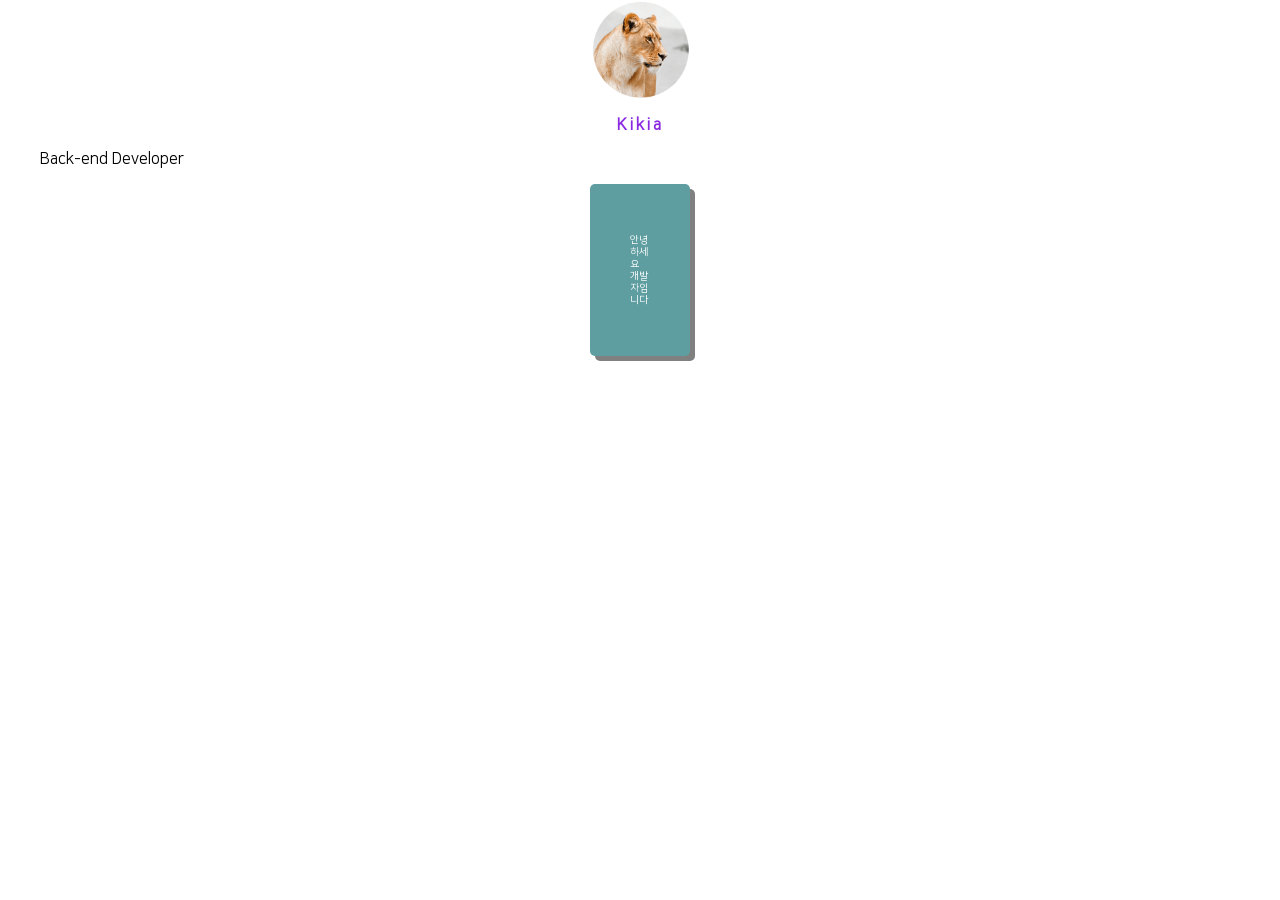
<file: index.html>
<!DOCTYPE html>
<html>

<head>
    <meta charset="UTF-8">
    <title>Document</title>
    <link href="css/main.css" rel="stylesheet">
</head>

<body>
    <img src="lion.png" class="profile">
    <h3 class="title">Kikia</h3>
    <p class="content">Back-end Developer</p>
    <div class="box">
        <p>안녕하세요 개발자입니다</p>
    </div>

    <!--    <p class="content">안녕하세요? 백엔드 개발자가 되고 싶은 Kikia입니다.<br>국비지원 학원에서 6개월 간 <strong style="background-color: antiquewhite">자바, JSP, 스프링</strong>을 공부했습니다.<br>앞으로는 <strong style="background-color: azure">node.js</strong> 등의 다양한 프레임워크를 배우고 싶습니다.</p>-->
</body>

</html>
</file>
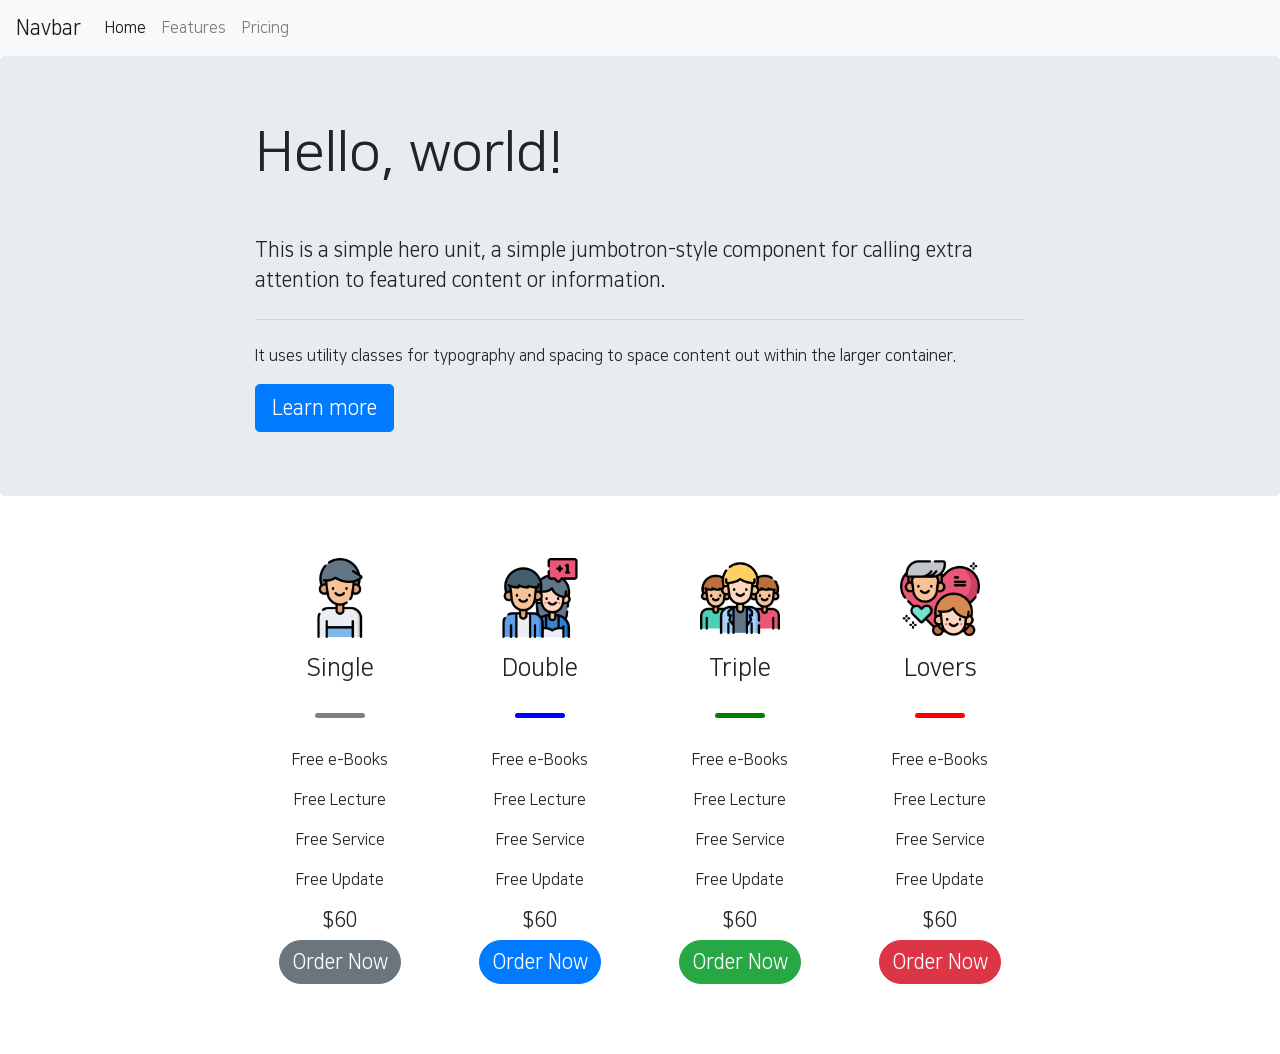
<file: boot.html>
<!doctype html>
<html lang="en">

<head>
    <!-- Required meta tags -->
    <meta charset="utf-8">
    <meta name="viewport" content="width=device-width, initial-scale=1, shrink-to-fit=no">

    <!-- Bootstrap CSS -->
    <link rel="stylesheet" href="https://stackpath.bootstrapcdn.com/bootstrap/4.3.1/css/bootstrap.min.css" integrity="sha384-ggOyR0iXCbMQv3Xipma34MD+dH/1fQ784/j6cY/iJTQUOhcWr7x9JvoRxT2MZw1T" crossorigin="anonymous">

    <link href="css/main.css" rel="stylesheet">

    <title>Hello, world!</title>
</head>

<body>

    <nav class="navbar navbar-expand-lg navbar-light bg-light">
        <a class="navbar-brand" href="#">Navbar</a>
        <button class="navbar-toggler" type="button" data-toggle="collapse" data-target="#navbarNav" aria-controls="navbarNav" aria-expanded="false" aria-label="Toggle navigation">
            <span class="navbar-toggler-icon"></span>
        </button>
        <div class="collapse navbar-collapse" id="navbarNav">
            <ul class="navbar-nav">
                <li class="nav-item active">
                    <a class="nav-link" href="#">Home <span class="sr-only">(current)</span></a>
                </li>
                <li class="nav-item">
                    <a class="nav-link" href="#">Features</a>
                </li>
                <li class="nav-item">
                    <a class="nav-link" href="#">Pricing</a>
                </li>
            </ul>
        </div>
    </nav>

    <div class="jumbotron">
        <div class="container">
            <h1 class="display-4">Hello, world!</h1>
            <p class="lead mt-5">This is a simple hero unit, a simple jumbotron-style component for calling extra attention to featured content or information.</p>
            <hr class="my-4">
            <p>It uses utility classes for typography and spacing to space content out within the larger container.</p>
            <a class="btn btn-primary btn-lg" href="#" role="button">Learn more</a>
        </div>
    </div>

    <div class="container text-center pricing">
        <div class="row">
            <div class="col-lg-3 col-md-6" style="margin-bottom: 40px;">
                <img src="img/person.png">
                <h4 class="mt-3">Single</h4>
                <div class="bar-1"></div>
                <p>Free e-Books</p>
                <p>Free Lecture</p>
                <p>Free Service</p>
                <p>Free Update</p>
                <h5>$60</h5>
                <button type="button" class="btn btn-secondary" style="border-radius: 50px; font-size: 20px;">Order Now</button>
            </div>
            <div class="col-lg-3 col-md-6" style="margin-bottom: 40px;">
                <img src="img/person2.png">
                <h4 class="mt-3">Double</h4>
                <div class="bar-2"></div>
                <p>Free e-Books</p>
                <p>Free Lecture</p>
                <p>Free Service</p>
                <p>Free Update</p>
                <h5>$60</h5>
                <button type="button" class="btn btn-primary" style="border-radius: 50px; font-size: 20px;">Order Now</button>
            </div>
            <div class="col-lg-3 col-md-6" style="margin-bottom: 40px;">
                <img src="img/person3.png">
                <h4 class="mt-3">Triple</h4>
                <div class="bar-3"></div>
                <p>Free e-Books</p>
                <p>Free Lecture</p>
                <p>Free Service</p>
                <p>Free Update</p>
                <h5>$60</h5>
                <button type="button" class="btn btn-success" style="border-radius: 50px; font-size: 20px;">Order Now</button>
            </div>
            <div class="col-lg-3 col-md-6" style="margin-bottom: 40px;">
                <img src="img/person4.png">
                <h4 class="mt-3">Lovers</h4>
                <div class="bar-4"></div>
                <p>Free e-Books</p>
                <p>Free Lecture</p>
                <p>Free Service</p>
                <p>Free Update</p>
                <h5>$60</h5>
                <button type="button" class="btn btn-danger" style="border-radius: 50px; font-size: 20px;">Order Now</button>
            </div>

        </div>
    </div>






    <!-- Optional JavaScript -->
    <!-- jQuery first, then Popper.js, then Bootstrap JS -->
    <script src="https://code.jquery.com/jquery-3.3.1.slim.min.js" integrity="sha384-q8i/X+965DzO0rT7abK41JStQIAqVgRVzpbzo5smXKp4YfRvH+8abtTE1Pi6jizo" crossorigin="anonymous"></script>
    <script src="https://cdnjs.cloudflare.com/ajax/libs/popper.js/1.14.7/umd/popper.min.js" integrity="sha384-UO2eT0CpHqdSJQ6hJty5KVphtPhzWj9WO1clHTMGa3JDZwrnQq4sF86dIHNDz0W1" crossorigin="anonymous"></script>
    <script src="https://stackpath.bootstrapcdn.com/bootstrap/4.3.1/js/bootstrap.min.js" integrity="sha384-JjSmVgyd0p3pXB1rRibZUAYoIIy6OrQ6VrjIEaFf/nJGzIxFDsf4x0xIM+B07jRM" crossorigin="anonymous"></script>
</body>

</html>
</file>
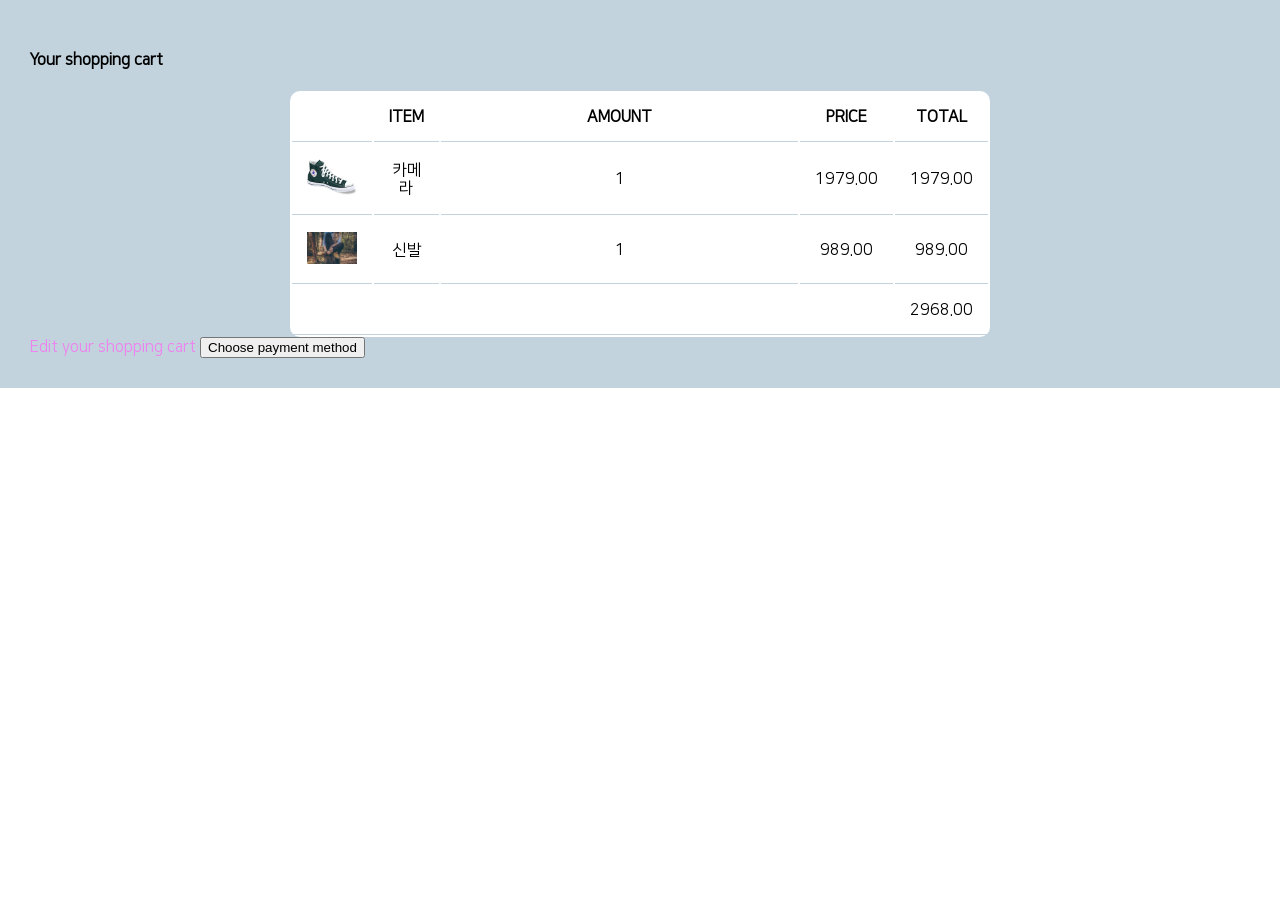
<file: cart.html>
<!DOCTYPE html>
<html>
    <head>
    <meta charset="UTF-8">
    <title>Document</title>
    <link href="css/main.css" rel="stylesheet">
</head>
<body>
 <div class="cart-background">
    <h4>Your shopping cart</h4> 
        <table class="cart-table">
            <thead>
                <tr>
                    <th></th>
                    <th>ITEM</th>
                    <th>AMOUNT</th>
                    <th>PRICE</th>
                    <th>TOTAL</th>
                </tr>
            </thead>
            <tbody>
                <tr>
                    <td><img src="img/item1.png"
                             width="50px"></td>
                    <td>카메라</td>
                    <td>1</td>
                    <td>1979.00</td>
                    <td>1979.00</td>
                </tr>
                <tr>
                    <td><img src="img/shoes.jpg" width="50px"></td>
                    <td>신발</td>
                    <td>1</td>
                    <td>989.00</td>
                    <td>989.00</td>
                </tr>
                <tr >
                    <td colspan="5" style="text-align: right">2968.00</td>
                </tr>
            </tbody>
        </table>
    
    <a href="#" class="custom-link">Edit your shopping cart</a>
    <button class="btn">Choose payment method</button>

</div>
</body></html>
</file>
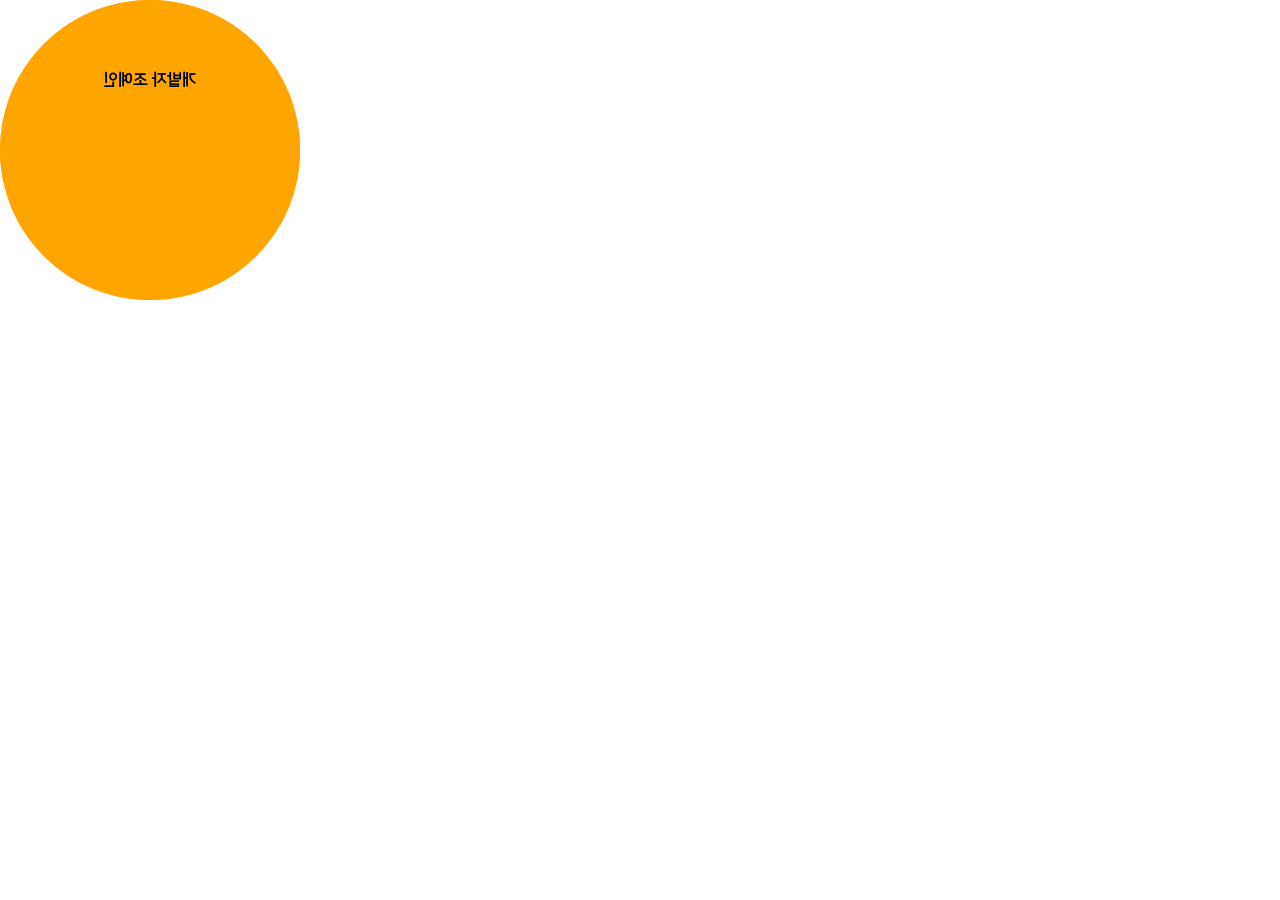
<file: index2.html>
<!DOCTYPE html>
<html lang="en">

<head>
    <meta charset="UTF-8">
    <title>Document</title>
    <link href="css/main.css" rel="stylesheet">
</head>

<body>

    <div class="flip-outer">
        <div class="flip-inner">
            <img src="img/profile.png" class="front">
            <div class="back">
                <h4>개발자 조예인</h4>
            </div>
        </div>
    </div>

</body>

</html>
</file>
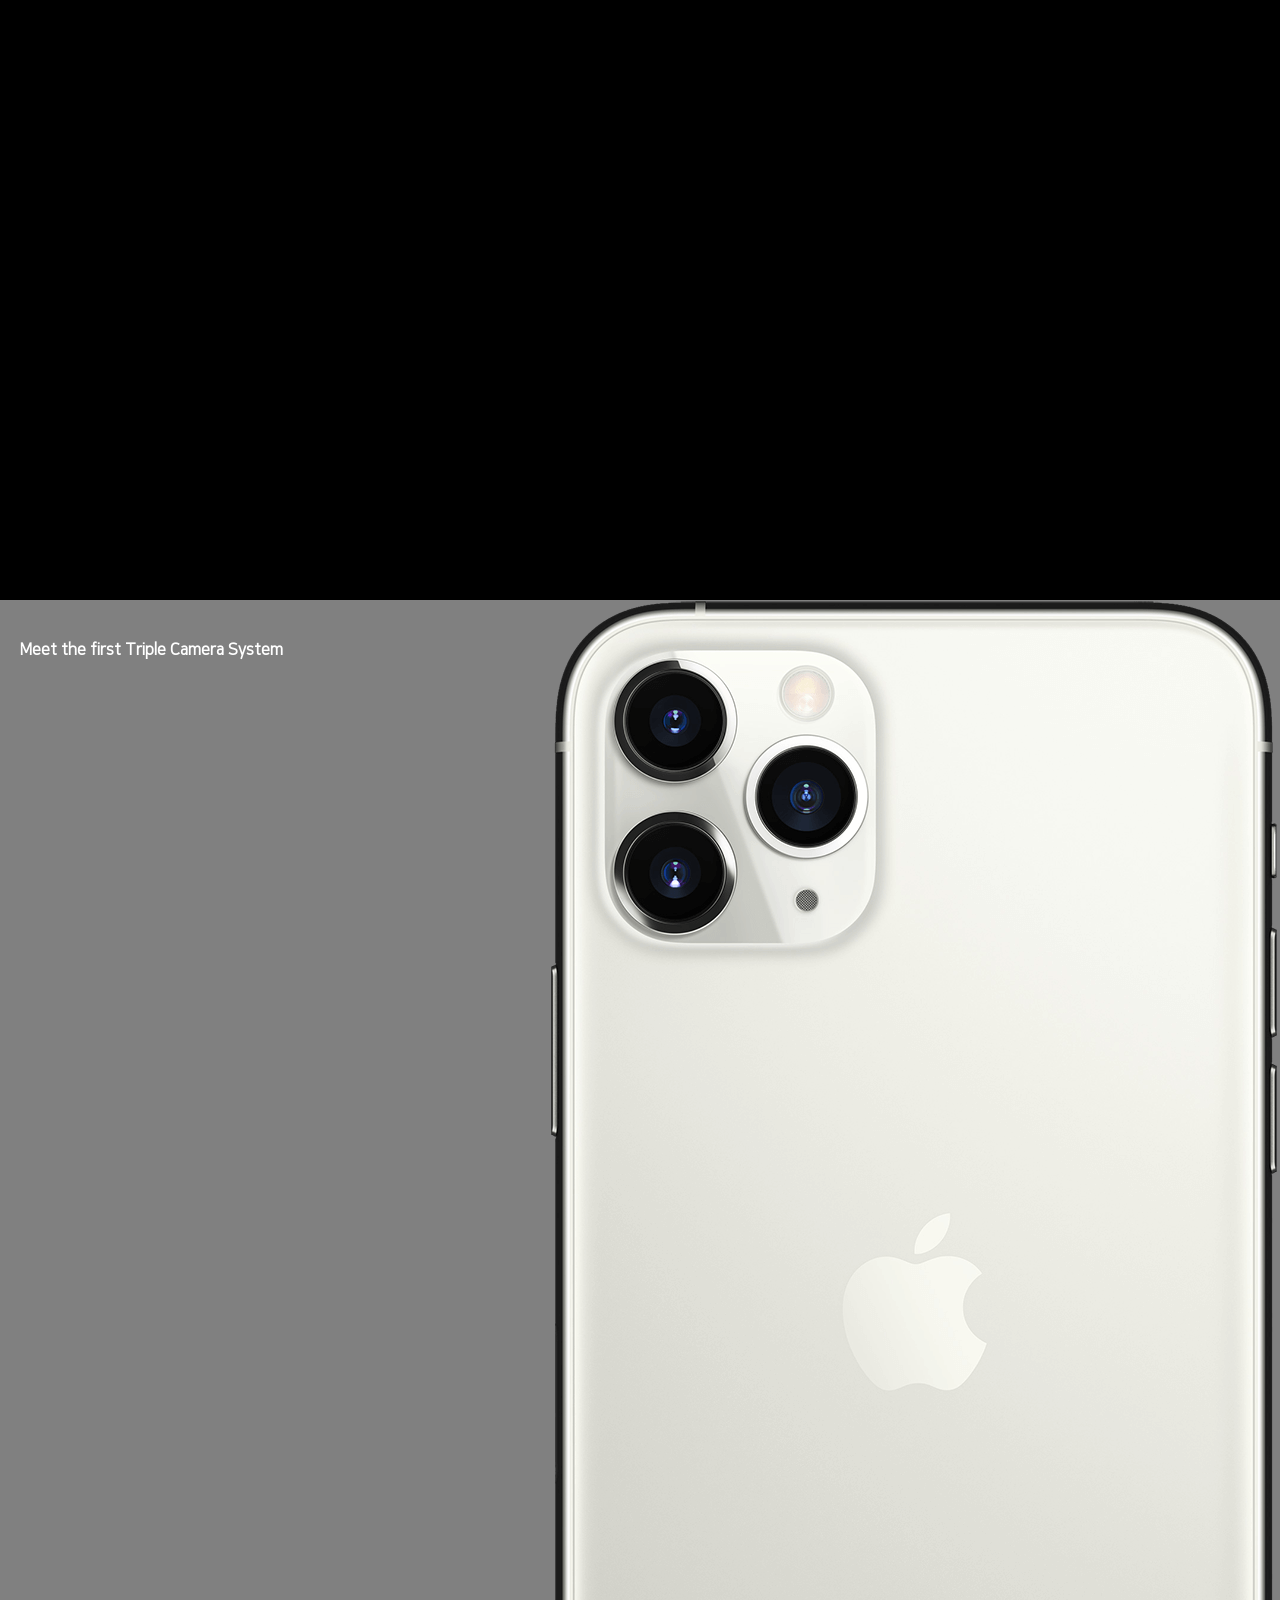
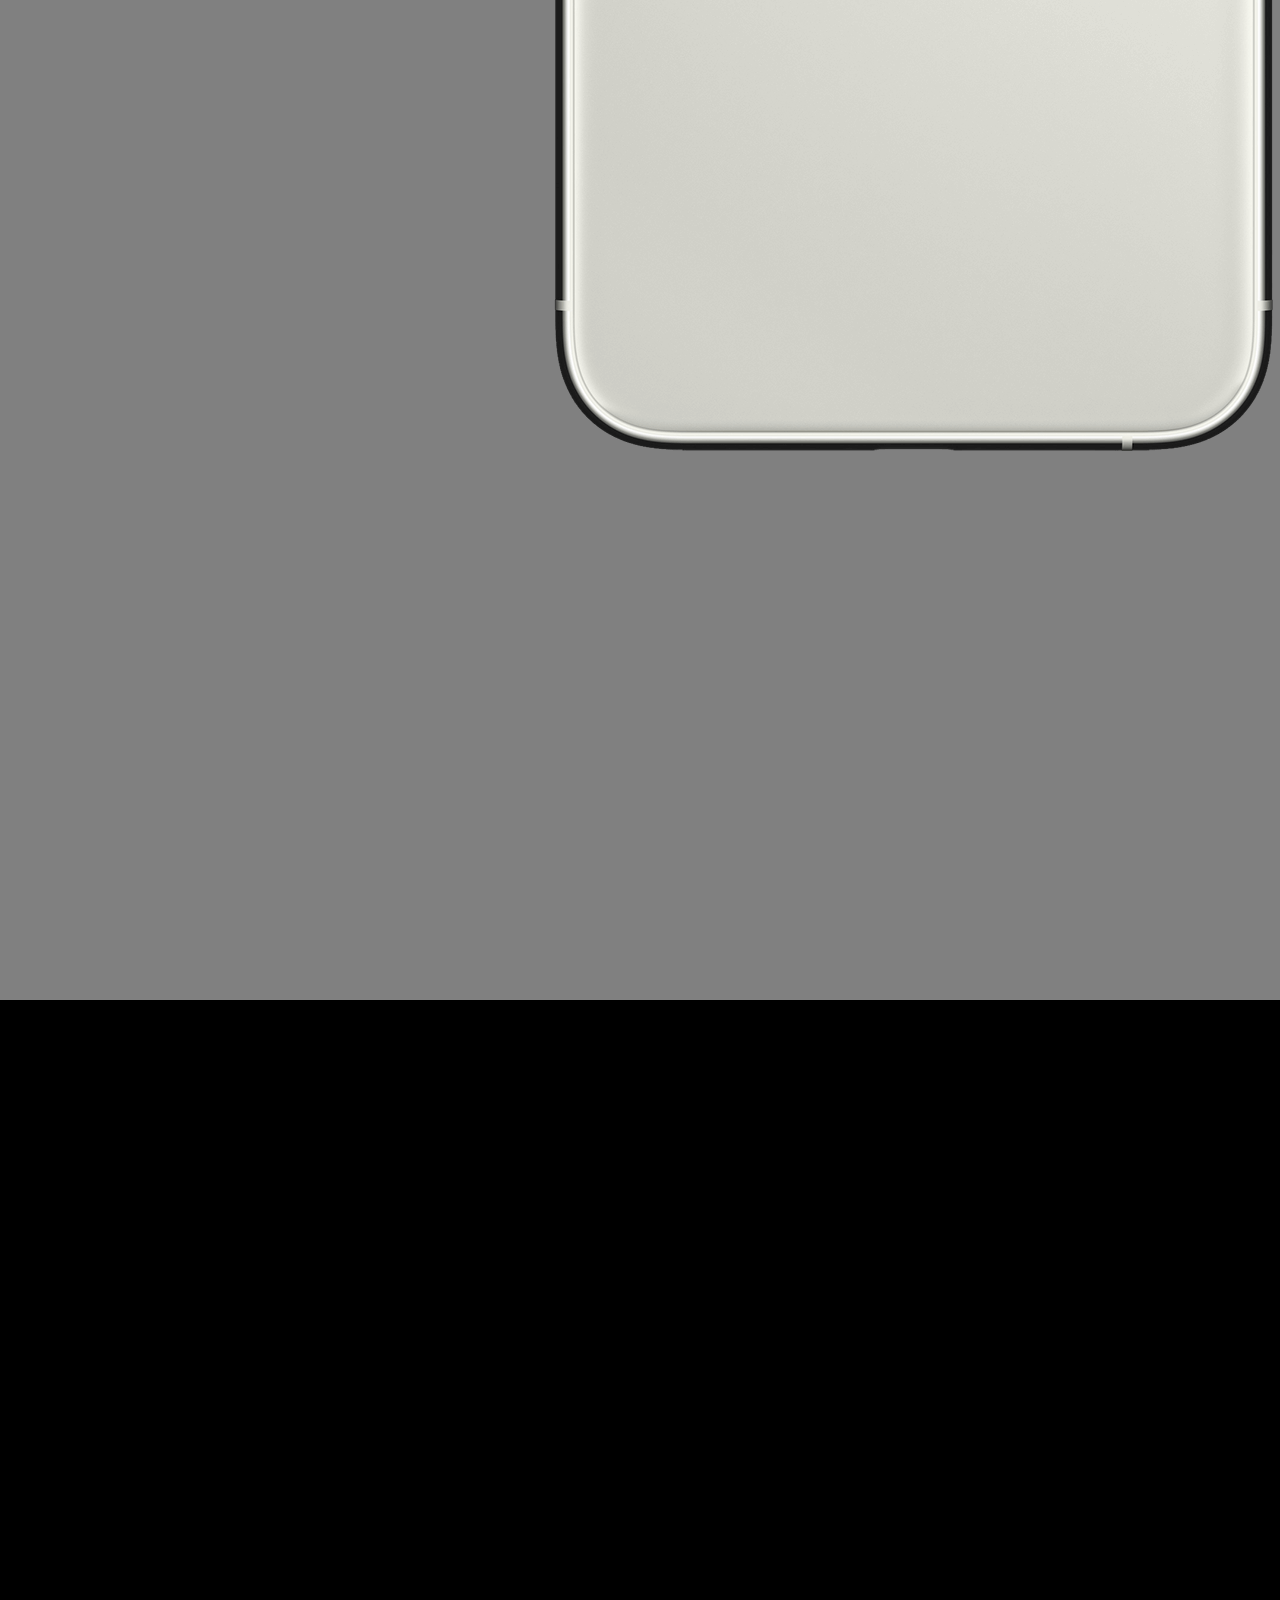
<file: iphone.html>
<!DOCTYPE html>
<html>
<head>
    <meta charset="UTF-8">
    <title>Document</title>
    <link href="css/main.css" rel="stylesheet">
</head>
<body style="background-color:black;">
    <div class="grey">
        <h4 class="left-text">Meet the first Triple Camera System</h4>
        <img class="sticky" src="img/iphone1.png">
    </div>
</body>
</html>
</file>
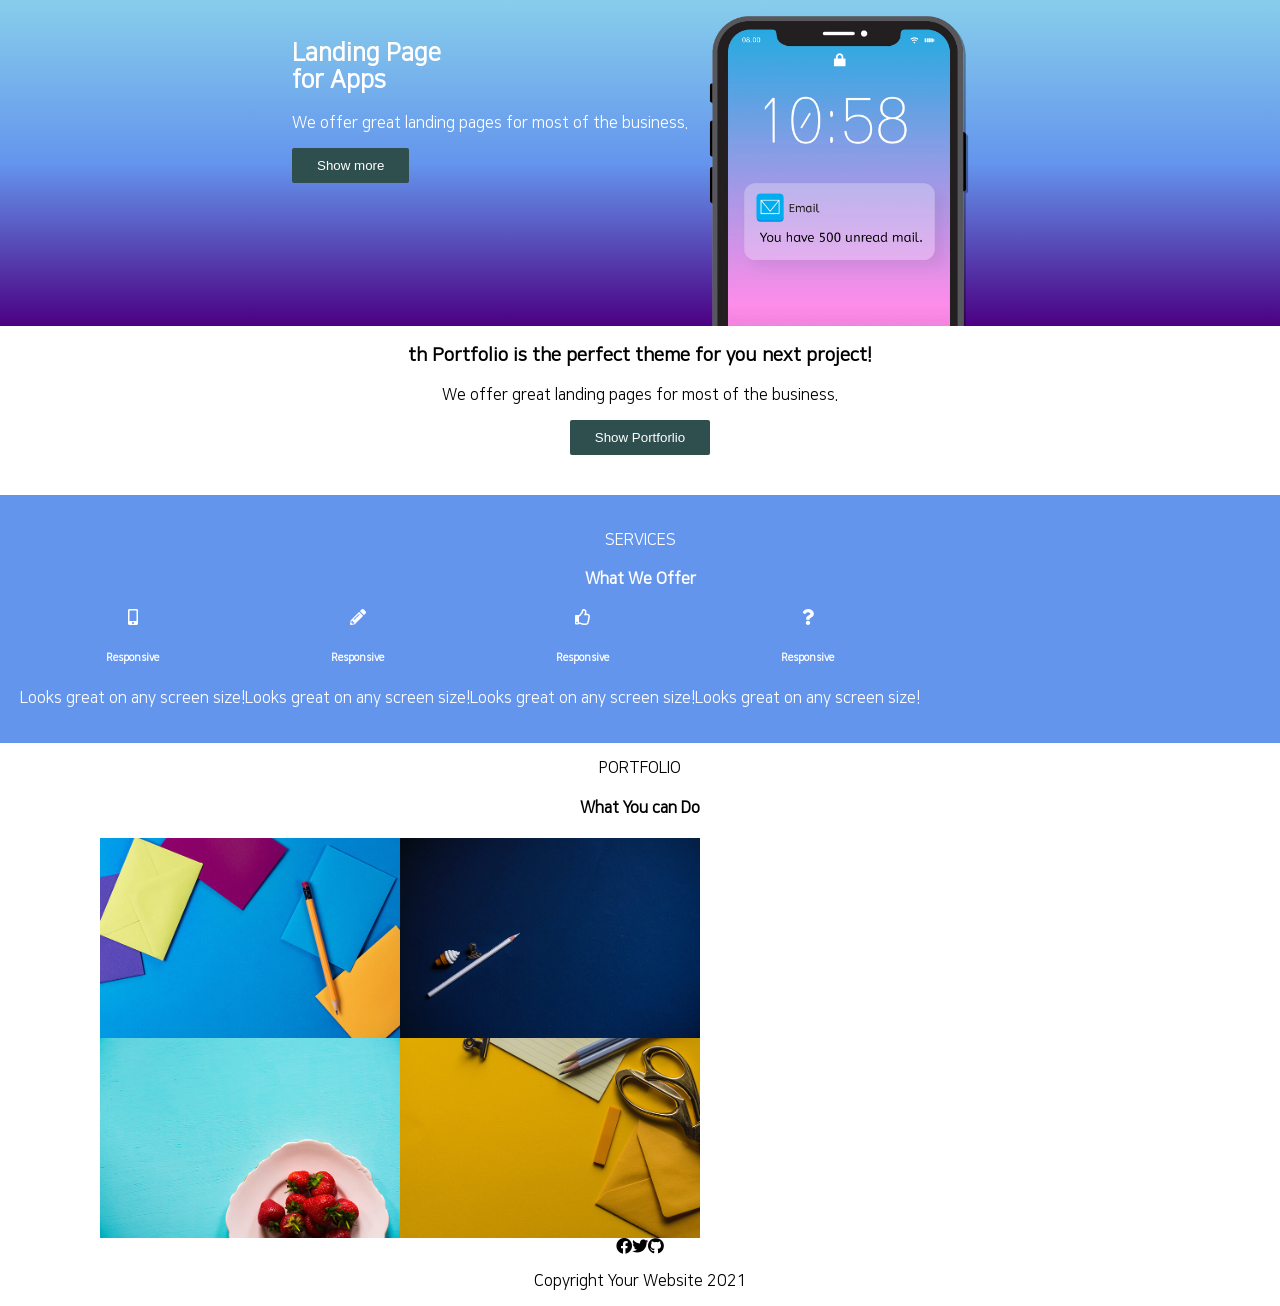
<file: landing.html>
<!DOCTYPE html>
<html>

<head>
    <meta charset="UTF-8">
    <title>Document</title>
    <link href="css/landing.css" rel="stylesheet">
    <link href="fa/css/all.css" rel="stylesheet">
</head>

<body>
    <div class="main-background">
        <div class="main-left">
            <h2>Landing Page <br> for Apps</h2>
            <p>We offer great landing pages for most of the business.</p>
            <button>Show more</button>
        </div>
        <img src="img/iphone.png" class="main-right">
    </div>

    <div style="text-align: center">
        <h3>th Portfolio is the perfect theme for you next project!</h3>
        <p>We offer great landing pages for most of the business.</p>
        <button>Show Portforlio</button>
    </div>

    <div class="offer-background">
        <p>SERVICES</p>
        <h4>What We Offer</h4>
        <div class="offer-item">
            <div>
                <!--            <div class="circle">-->
                <i class="fas fa-mobile-alt"></i>
                <h6>Responsive</h6>
                <p>Looks great on any screen size!</p>
            </div>
            <div>
                <i class="fas fa-pencil-alt"></i>
                <h6>Responsive</h6>
                <p>Looks great on any screen size!</p>
            </div>
            <div>
                <i class="far fa-thumbs-up"></i>
                <h6>Responsive</h6>
                <p>Looks great on any screen size!</p>
            </div>
            <div>
                <i class="fas fa-question"></i>
                <h6>Responsive</h6>
                <p>Looks great on any screen size!</p>
            </div>
        </div>
    </div>

    <div class="portfolio-background">
        <p>PORTFOLIO</p>
        <h4>What You can Do</h4>
        <div class="flex-container">
            <div class="box">
                <img src="img/portfolio-1.jpg" class="box-img">
            </div>
            <div class="box">
                <img src="img/portfolio-2.jpg" class="box-img">
            </div>
            <div class="box">
                <img src="img/portfolio-3.jpg" class="box-img">
            </div>
            <div class="box">
                <img src="img/portfolio-4.jpg" class="box-img">
            </div>
            <div style="clear : both"></div>
        </div>
    </div>

    <div class="sns-flex">
        <div>
            <i class="fab fa-facebook"></i>
        </div>
        <div>
            <i class="fab fa-twitter"></i>
        </div>
        <div>
            <i class="fab fa-github"></i>
        </div>
    </div>
    <p style="text-align: center">Copyright Your Website 2021</p>


</body>

</html>
</file>
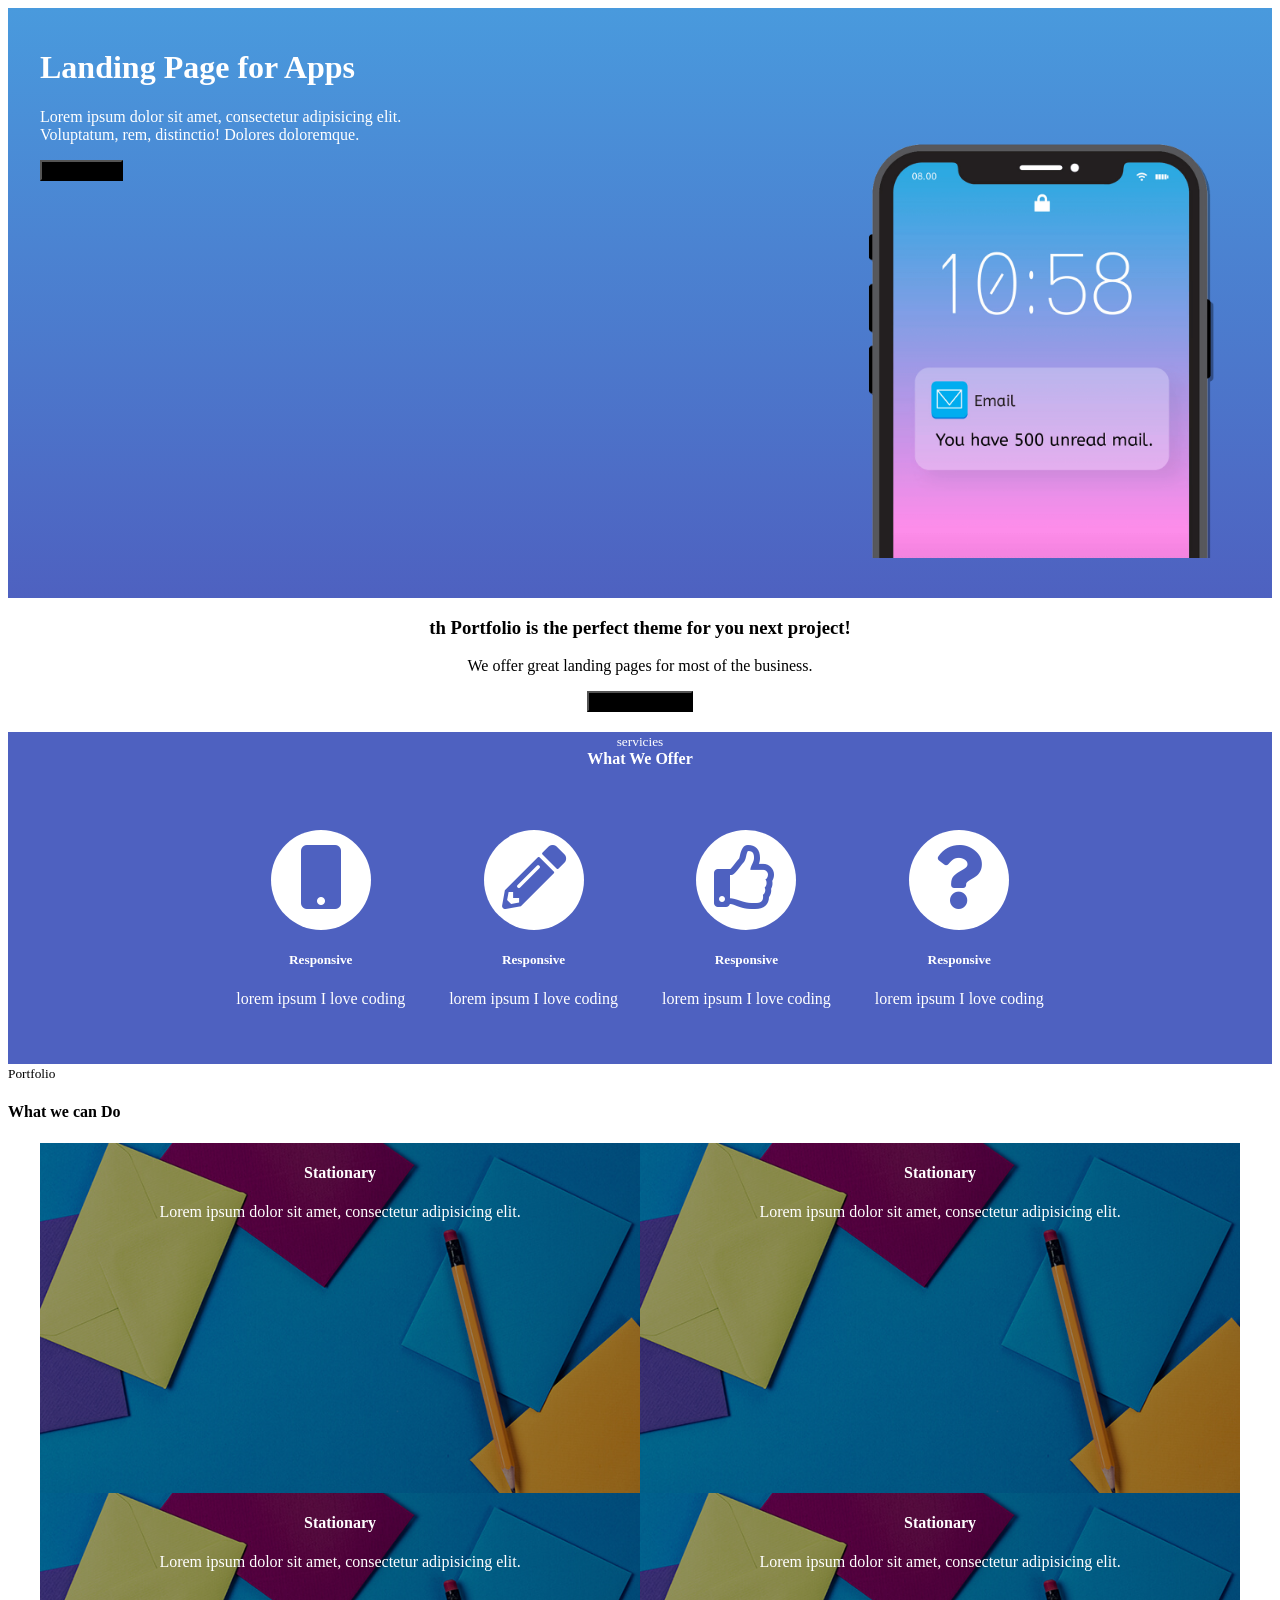
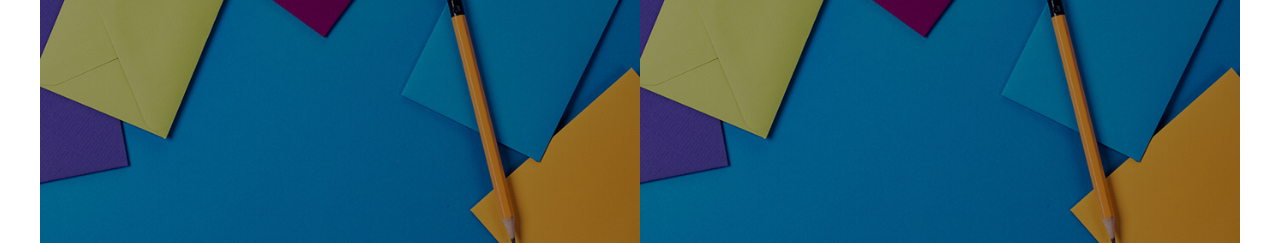
<file: landingSol.html>
<!DOCTYPE html>
<html>

<head>
    <meta charset="UTF-8">
    <title>Document</title>
    <link href="css/landingSol.css" rel="stylesheet">
    <link href="fa/css/all.css" rel="stylesheet">
</head>

<body>

    <div class="main-background">
        <div class="container">
            <div class="main-text">
                <h1>Landing Page for Apps</h1>
                <p>Lorem ipsum dolor sit amet, consectetur adipisicing elit. <br>Voluptatum, rem, distinctio! Dolores doloremque.</p>
                <button class="btn btn-black">Show More</button>
            </div>
            <img src="img/iphone.png" class="main-iphone">
        </div>
    </div>

    <div style="text-align: center">
        <h3>th Portfolio is the perfect theme for you next project!</h3>
        <p>We offer great landing pages for most of the business.</p>
        <button class="btn btn-black">Show Portforlio</button>
    </div>

    <div class="service">
        <div class="container">
            <small>servicies</small>
            <h4 style="margin-top: 0;">What We Offer</h4>
            <div class="service-items">
                <div>
                    <i class="fa fa-mobile fa-4x service-icon"></i>
                    <h5>Responsive</h5>
                    <p>lorem ipsum I love coding</p>
                </div>
                <div>
                    <i class="fas fa-pencil-alt fa-4x service-icon"></i>
                    <h5>Responsive</h5>
                    <p>lorem ipsum I love coding</p>
                </div>
                <div>
                    <i class="far fa-thumbs-up fa-4x service-icon"></i>
                    <h5>Responsive</h5>
                    <p>lorem ipsum I love coding</p>
                </div>
                <div><i class="fas fa-question fa-4x service-icon"></i>
                    <h5>Responsive</h5>
                    <p>lorem ipsum I love coding</p>
                </div>
            </div>
        </div>
    </div>

    <div class="profolio">
        <small>Portfolio</small>
        <h4>What we can Do</h4>
        <div class="portfolio-container">
            <div class="portfolio-item1">
                <div class="white-box"></div>
                <div class="portfolio-text">
                    <h4>Stationary</h4>
                    <p>Lorem ipsum dolor sit amet, consectetur adipisicing elit.</p>
                </div>
            </div>            
            <div class="portfolio-item1">
                <div class="portfolio-text">
                    <h4>Stationary</h4>
                    <p>Lorem ipsum dolor sit amet, consectetur adipisicing elit.</p>
                </div>
            </div>            <div class="portfolio-item1">
                <div class="portfolio-text">
                    <h4>Stationary</h4>
                    <p>Lorem ipsum dolor sit amet, consectetur adipisicing elit.</p>
                </div>
            </div>            <div class="portfolio-item1">
                <div class="portfolio-text">
                    <h4>Stationary</h4>
                    <p>Lorem ipsum dolor sit amet, consectetur adipisicing elit.</p>
                </div>
            </div>

        </div>
    </div>

</body>

</html>
</file>
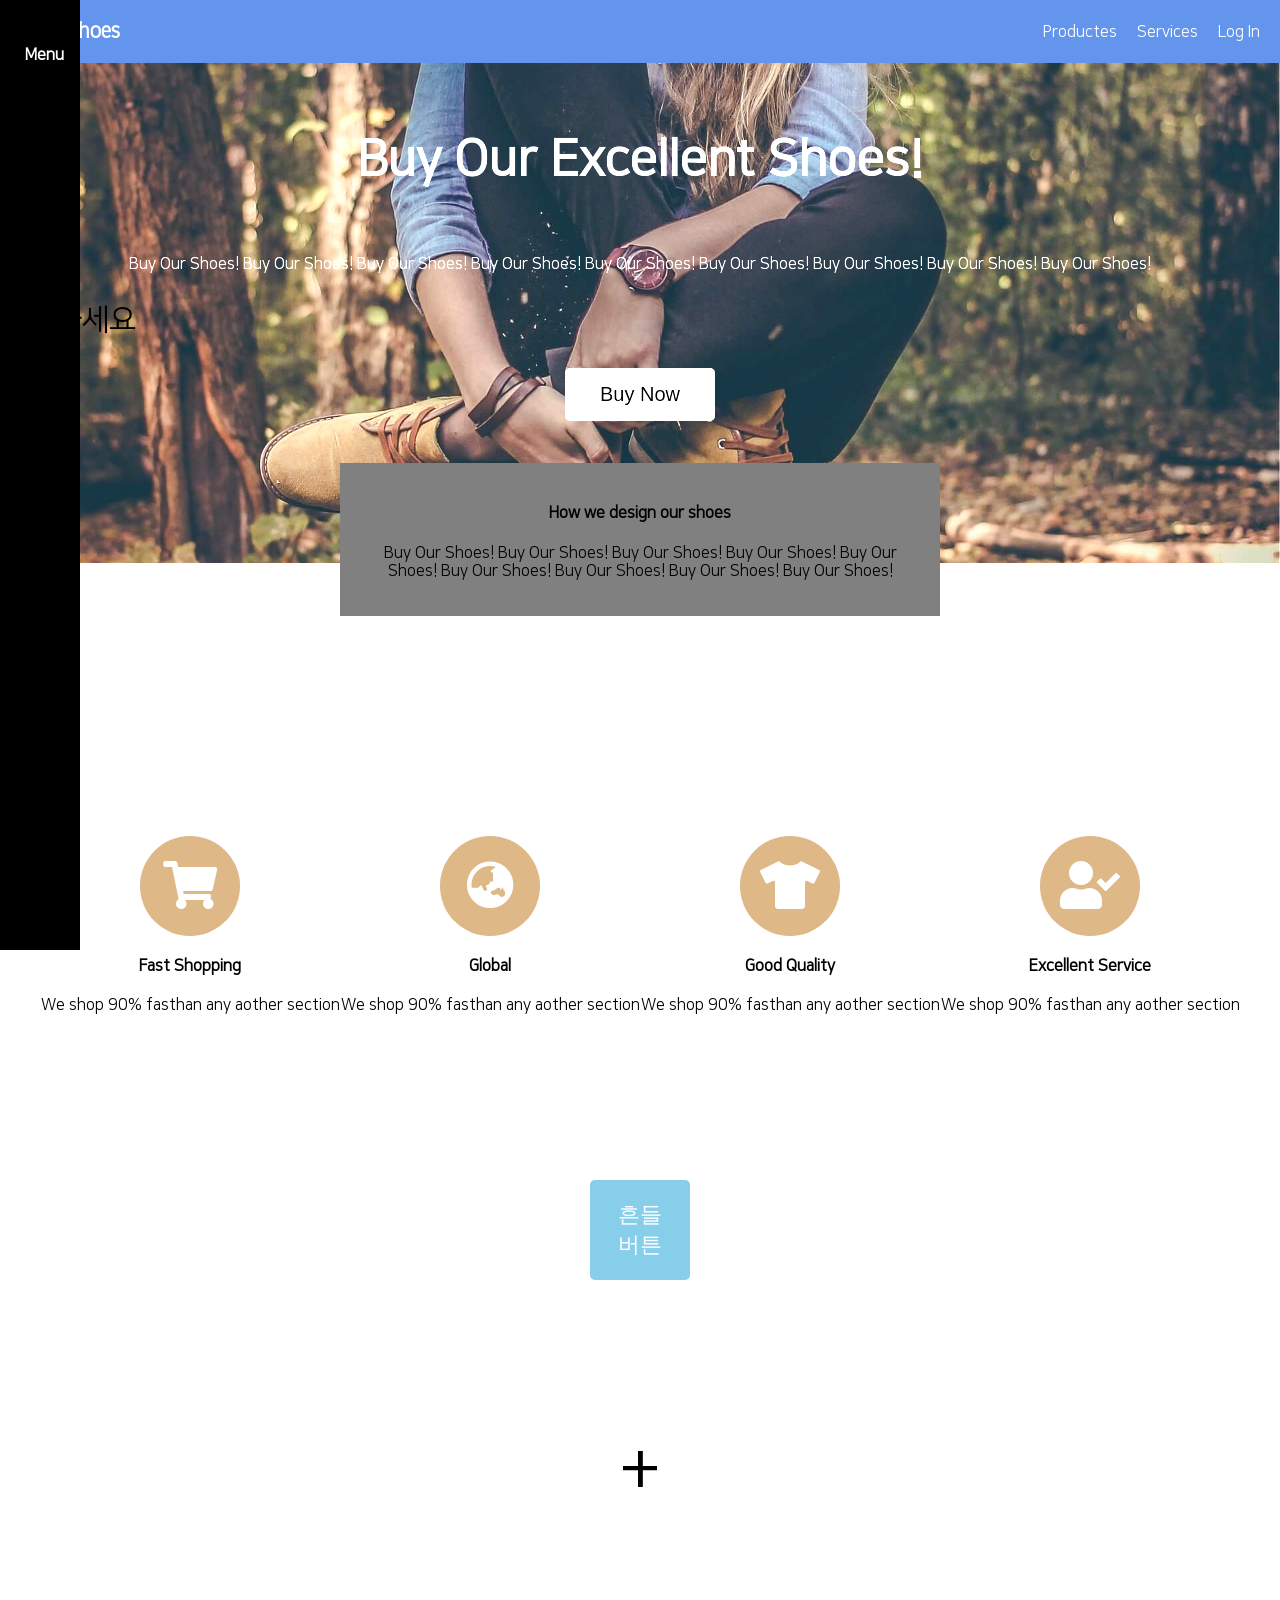
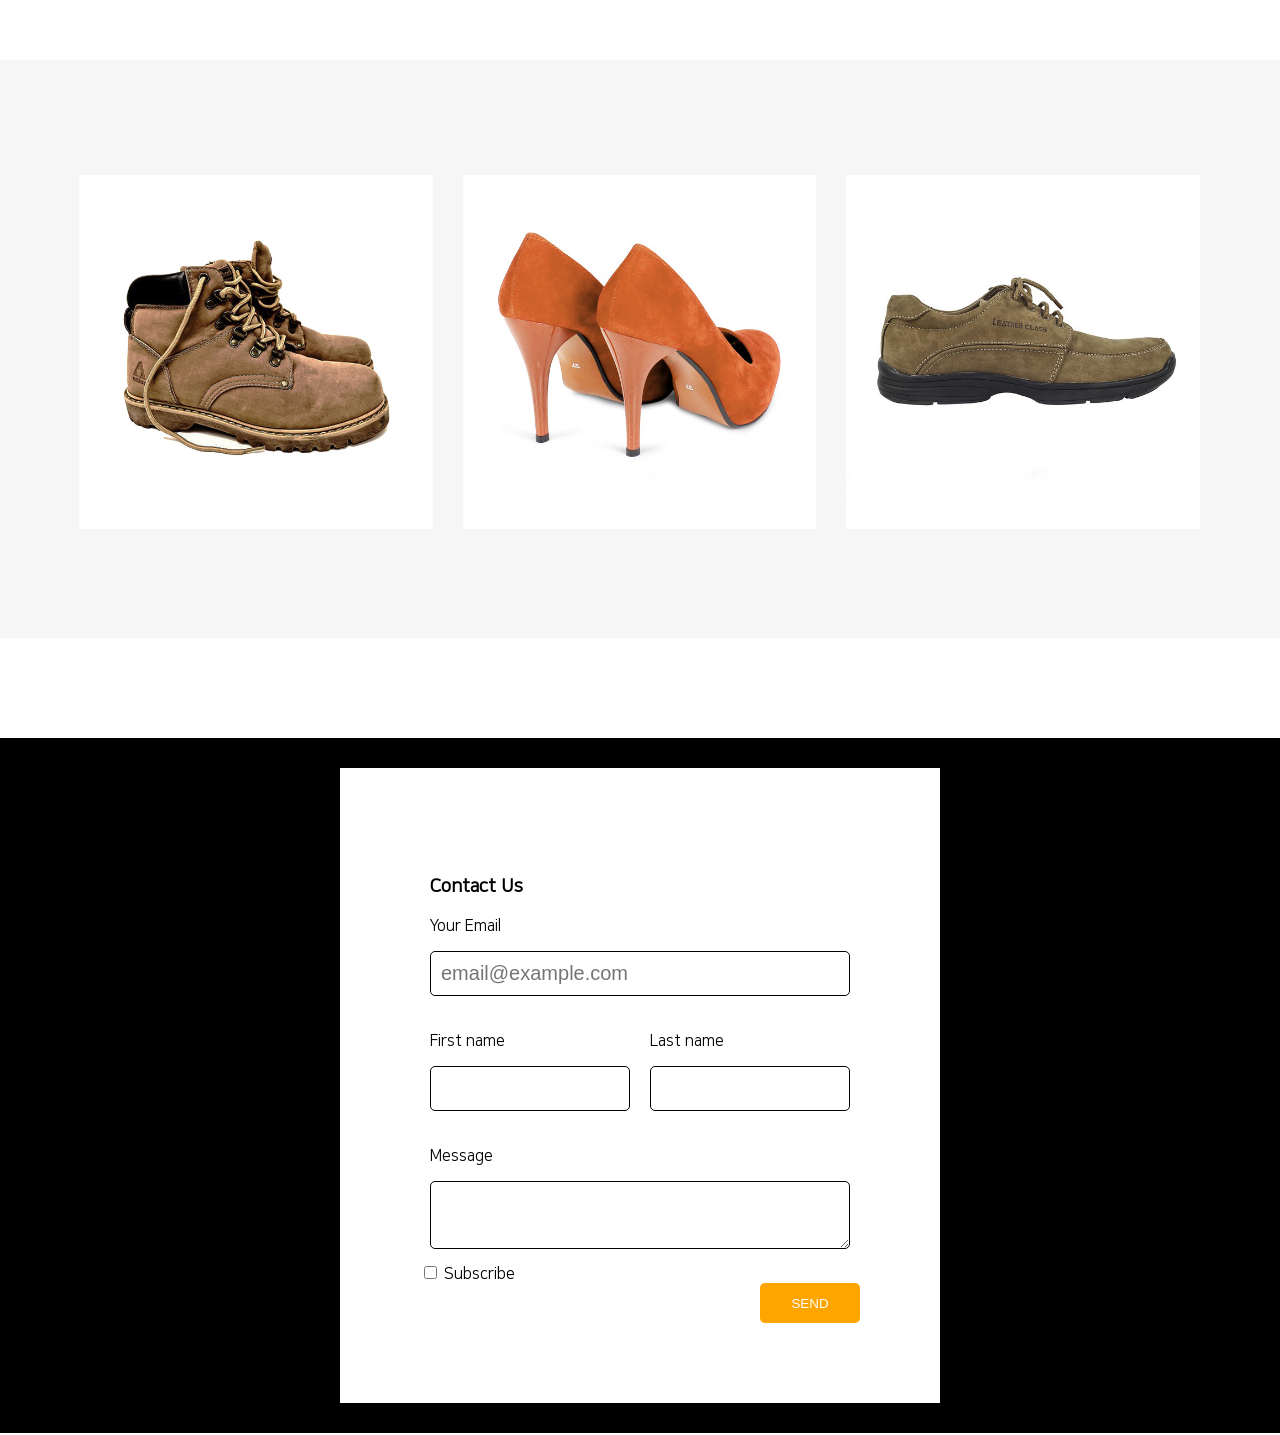
<file: layout2.html>
<!DOCTYPE html>
<html style="font-size: 16px;">

<head>
    <meta charset="UTF-8">
    <title>Document</title>
    <link href="css/main.css" rel="stylesheet">
    <link href="fa/css/all.css" rel="stylesheet">
</head>

<body>

    <nav class="navbar1">
        <h4>Menu</h4>
        <p class="navbar-item">menu-item</p>
    </nav>



    <div class="flex-container">
        <p class="menu-logo">ShooShoes</p>
        <span style="flex-grow: 10"></span>
        <div class="menu-item">Productes</div>
        <div class="menu-item">Services</div>
        <div class="menu-item">Log In</div>
    </div>


    <!--
    <div style="font-size: 20px;">
        <p style="font-size: 2em;">안녕하세요</p>
    </div>

    <div style="width: 100px; height:100px; background:grey;">
        
    </div>-->

    <div class="main-background">
        <h4 class="main-title">Buy Our Excellent Shoes!</h4>
        <p class="main-content">Buy Our Shoes! Buy Our Shoes! Buy Our Shoes! Buy Our Shoes! Buy Our Shoes! Buy Our Shoes! Buy Our Shoes! Buy Our Shoes! Buy Our Shoes! </p>

        <p class="custom">안녕하세요</p>
        <button class="main-button">Buy Now</button>
    </div>
    <div class="explain-box">
        <h4>How we design our shoes</h4>
        <p>Buy Our Shoes! Buy Our Shoes! Buy Our Shoes! Buy Our Shoes! Buy Our Shoes! Buy Our Shoes! Buy Our Shoes! Buy Our Shoes! Buy Our Shoes!</p>
    </div>
    <div style="clear: both"></div>

    <div class="explain-container">
        <div>
            <i class="fas fa-shopping-cart fa-3x"></i>
            <h4>Fast Shopping</h4>
            <p>We shop 90% fasthan any aother section</p>
        </div>
        <div>
            <i class="fas fa-globe-asia fa-3x"></i>
            <h4>Global</h4>
            <p>We shop 90% fasthan any aother section</p>
        </div>
        <div>
            <i class="fas fa-tshirt fa-3x"></i>
            <h4>Good Quality</h4>
            <p>We shop 90% fasthan any aother section</p>
        </div>
        <div>
            <i class="fas fa-user-check fa-3x"></i>
            <h4>Excellent Service</h4>
            <p>We shop 90% fasthan any aother section</p>
        </div>
        <!--            <div style="float:none; clear:both;"></div>-->
    </div>

    <!--    <input class="test" type="text" placeholder="dfsd">-->

    <!--
        <progress value="20" max="100" class="test"></progress>

    <ul class="test-list">
        <li class="active">lalala</li>
        <li>lololo</li>
        <li>lululu</li>
    </ul>

    <div class="alert-box-green">
        <p>Well done!</p>
    </div>
    <div class="alert-box-blue">
        <p>Well done!</p>
    </div>
    <div class="alert-box-yellow">
        <p>Well done!</p>
    </div>

    <div class="row">
        <div class="col-6">1/2</div>
        <div class="col-6">2/2</div>
    </div>
    <div class="row">
        <div class="col-4">1/3</div>
        <div class="col-4">2/3</div>
        <div class="col-4">3/3</div>
    </div>
-->



    <!--
    <div class="ani-test">
        <p>안녕하세요</p>
    </div>
-->

    <button class="ani-button">흔들버튼</button>

    <div class="ani-x">+ </div>


    <div class="grey-background">
        <div class="product-container">
            <div class="product-item">
                <div style="position: relative">
                    <div class="overlay">
                        <p>$60</p>
                    </div>
                    <img src="img/product1-1.jpg">
                </div>
            </div>
            <div class="product-item">
                <div style="position: relative">
                    <div class="wrap-overlay">
                        <div class="overlay-black"><span>$60<br> 지금 품절 임박</span></div>
                    </div>
                    <img src="img/product2.jpg">
                </div>
            </div>
            <div class="product-item">
                <img src="img/product3.jpg">
            </div>
            <div style="clear: both"></div>
        </div>
    </div>

    <div class="form-background">
        <div class="form-white">
            <form>
                <div class="w-100">
                    <h3>Contact Us</h3>
                    <p>Your Email</p>
                    <input class="form-input" type="email" placeholder="email@example.com">
                </div>
                <div class="w-50">
                    <p>First name</p>
                    <input class="form-input" type="text">
                </div>
                <div class="w-50">
                    <p>Last name</p>
                    <input class="form-input" type="text">
                </div>
                <div style="clear: both"></div>

                <div class="w-100">
                    <p>Message</p>
                    <textarea class="form-input"></textarea>
                </div>
                <div>
                    <input id="sub" type="checkbox">
                    <label for="sub">Subscribe </label>
                    <button class="yello-button">SEND</button>
                </div>
            </form>
        </div>
    </div>


</body>

</html>
</file>
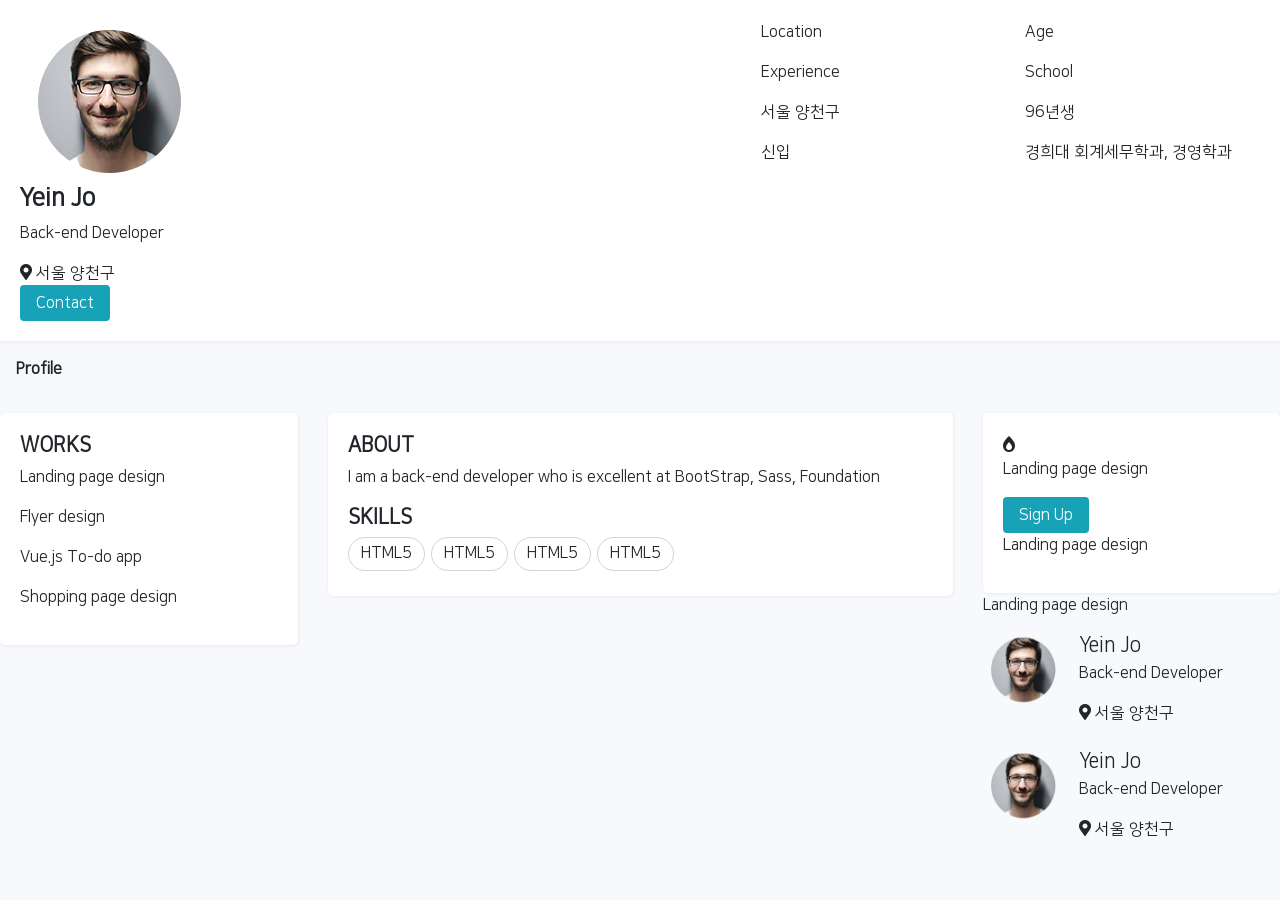
<file: profile.html>
<!doctype html>
<html lang="en">

<head>
    <!-- Required meta tags -->
    <meta charset="utf-8">
    <meta name="viewport" content="width=device-width, initial-scale=1, shrink-to-fit=no">

    <!-- Bootstrap CSS -->
    <link rel="stylesheet" href="https://stackpath.bootstrapcdn.com/bootstrap/4.3.1/css/bootstrap.min.css" integrity="sha384-ggOyR0iXCbMQv3Xipma34MD+dH/1fQ784/j6cY/iJTQUOhcWr7x9JvoRxT2MZw1T" crossorigin="anonymous">

    <link href="css/profile.css" rel="stylesheet">
    <link href="fa/css/all.css" rel="stylesheet">

    <title>Profile</title>
</head>

<body style="background-color:#f7f9fc ;">

    <div>
        <div class="white-box row media">
            <div class="col-md-7 media-body">
                <img src="img/profile-pic.png">
                <div>
                    <h4 class="font-weight-bold">Yein Jo</h4>
                    <p>Back-end Developer</p>
                    <i class="fas fa-map-marker-alt"></i>
                    <p style="display: inline" class="text-blue">서울 양천구</p><br>
                    <button type="button" class="btn btn-info  px-3 bg-blue border-0 ">Contact</button>
                </div>
            </div>
            <div class="col-md-5 media-body">
                <div class="row">
                    <div class="col-6">
                        <p>Location</p>
                    </div>
                    <div class="col-6">
                        <p>Age</p>
                    </div>
                    <div class="col-6">
                        <p>Experience</p>
                    </div>
                    <div class="col-6">
                        <p>School</p>
                    </div>
                </div>
                <div class="row">
                    <div class="col-6">
                        <p>서울 양천구</p>
                    </div>
                    <div class="col-6">
                        <p>96년생</p>
                    </div>
                    <div class="col-6">
                        <p>신입</p>
                    </div>
                    <div class="col-6">
                        <p>경희대 회계세무학과, 경영학과</p>
                    </div>
                </div>
            </div>
        </div>

        <div>
            <div class="p-3">
                <p class="text-blue font-weight-bold">Profile</p>
            </div>
            <div class="row">
                <div class="col-md-3">
                    <div class="white-box">
                        <h5 class="font-weight-bold">WORKS</h5>
                        <p>Landing page design</p>
                        <p>Flyer design</p>
                        <p>Vue.js To-do app</p>
                        <p>Shopping page design</p>
                    </div>
                </div>
                <div class="col-md-6">
                    <div class="white-box">
                        <div>
                            <h5 class="font-weight-bold">ABOUT</h5>
                            <p>I am a back-end developer who is excellent at BootStrap, Sass, Foundation</p>
                        </div>
                        <div>
                            <h5 class="font-weight-bold"> SKILLS</h5>
                            <span class="hashtag">HTML5</span>
                            <span class="hashtag">HTML5</span>
                            <span class="hashtag">HTML5</span>
                            <span class="hashtag">HTML5</span>
                        </div>
                    </div>
                </div>
                <div class="col-md-3">
                    <div class="white-box">
                        <i class="fas fa-burn"></i>
                        <p>Landing page design</p>
                        <button type="button" class="btn btn-info  px-3 bg-blue border-0 ">Sign Up</button>
                        <p>Landing page design</p>
                    </div>
                    <div>
                        <p>Landing page design</p>
                        <ul class="list-unstyled">
                            <li class="media">
                                <img src="img/profile-pic.png" style="width: 80px;" class="mr-3">
                                <div class="media-body">
                                    <h5 class="mt-0 mb-1">Yein Jo</h5>
                                    <p>Back-end Developer</p>
                                    <i class="fas fa-map-marker-alt"></i>
                                    <p style="display: inline" class="text-blue">서울 양천구</p><br>
                                </div>
                            </li>
                            <li class="media my-4">
                                <img src="img/profile-pic.png" style="width: 80px;" class="mr-3">
                                <div>
                                    <h5 class="mt-0 mb-1">Yein Jo</h5>
                                    <p>Back-end Developer</p>
                                    <i class="fas fa-map-marker-alt"></i>
                                    <p style="display: inline" class="text-blue">서울 양천구</p><br>
                                </div>
                            </li>
                        </ul>
                    </div>
                </div>
            </div>



            <!-- Optional JavaScript -->
            <!-- jQuery first, then Popper.js, then Bootstrap JS -->
            <script src="https://code.jquery.com/jquery-3.3.1.slim.min.js" integrity="sha384-q8i/X+965DzO0rT7abK41JStQIAqVgRVzpbzo5smXKp4YfRvH+8abtTE1Pi6jizo" crossorigin="anonymous"></script>
            <script src="https://cdnjs.cloudflare.com/ajax/libs/popper.js/1.14.7/umd/popper.min.js" integrity="sha384-UO2eT0CpHqdSJQ6hJty5KVphtPhzWj9WO1clHTMGa3JDZwrnQq4sF86dIHNDz0W1" crossorigin="anonymous"></script>
            <script src="https://stackpath.bootstrapcdn.com/bootstrap/4.3.1/js/bootstrap.min.js" integrity="sha384-JjSmVgyd0p3pXB1rRibZUAYoIIy6OrQ6VrjIEaFf/nJGzIxFDsf4x0xIM+B07jRM" crossorigin="anonymous"></script>
</body>

</html>
</file>
<file: css/main.css>
@font-face {
    font-family: '나눔스퀘어';
    src: url(../font/NanumSquareR.woff);
}

@import url('https://fonts.googleapis.com/css2?family=Nanum+Gothic&display=swap');

div,
input,
textarea {
    box-sizing: border-box;
}

.test-list li {
    list-style: none;
    padding: 10px;
    border: 1px solid #eee;
}

.test-list .active {
    background: skyblue;
    color: white;
}





@import '_reset.scss';

.list li:active {
    background-color: blue;
    color: white;
}

.alert-green {
    font-size: 16px;
    padding: 10px;
    background: yellowgreen;
    color: green;
}

.alert-blue {
    font-size: 16px;
    padding: 10px;
    background: skyblue;
    color: blue;
}

.alert-yellow {
    font-size: 16px;
    padding: 10px;
    background: yellow;
    color: orange;
}

.row {
    display: flex;
}


.col-6 {
    background: brown;
    width: 50%;
    border: 1px solid black;
}

.col-4 {
    background: brown;
    width: 33.33%;
    border: 1px solid black;
}





body {
    margin: 0px;
    font-family: '나눔스퀘어';
}

.profile {
    width: 100px;
    display: block;
    margin-left: auto;
    margin-right: auto;
}

.title {
    font-size: 16px;
    color: blueviolet;
    letter-spacing: 3px;
    text-align: center;
}

.content {
    margin-left: 40px;
}


.box {
    width: 100px;
    background-color: cadetblue;
    margin: 10px;
    padding: 40px;
    border-radius: 5px;
    margin-left: auto;
    margin-right: auto;
    font-size: 10px;
    color: white;
    box-shadow: 5px 5px grey;

}

.container {
    width: 800px;
}

.header {
    width: 100%;
    height: 100px;
    background: aquamarine;
}

.left-menu {
    width: 20%;
    height: 400px;
    background: cornflowerblue;
    display: inline-block;
    vertical-align: top;
    /*    float: left*/
}

.right {
    width: 80%;
    height: 400px;
    background: coral;
    display: inline-block;
    /*    float: left;*/
}

.footer {
    width: 100%;
    height: 100px;
    background: grey;
    /*    clear: both;*/
}

.main-background {
    width: 100%;
    height: 500px;
    background-image: url(../img/shoes.jpg);
    background-size: cover;
    background-repeat: no-repeat;
    background-position: center;
    padding: 1px;
    filter: brightness(120%);
    /*    text-align: center;*/
    position: relative;
}

.main-title {
    color: white;
    font-size: 50px;
    text-align: center;
}

.main-content {
    color: white;
    margin: 30px;
    text-align: center;

}

.main-button {
    padding: 15px;
    font-size: 20px;
    background-color: white;
    border: none;
    border-radius: 5px;
    position: absolute;
    left: 0;
    right: 0;
    margin-left: auto;
    margin-right: auto;
    width: 150px;
}


.explain-box {
    width: 80%;
    max-width: 600px;
    margin: auto;
    padding: 20px;
    text-align: center;
    background-color: grey;
    position: relative;
    top: -100px;
}

.text-input {
    padding: 10px;
    font-size: 20px;
    border: 2px solid black;
    border-radius: 5px;
}

form {
    margin: 50px;
}


textarea {
    width: 90%;
}

.form-background {
    background: black;
    margin-top: 100px;
    padding: 30px;
}

.form-white {
    background: white;
    padding: 30px;
    width: 80%;
    max-width: 600px;
    margin: auto;
}

.form-input {
    width: 100%;
    padding: 10px;
    font-size: 20px;
    border: 1px solid black;
    border-radius: 5px;
}

.w-50 {
    width: 50%;
    float: left;
    padding: 10px;
}

.w-100 {
    width: 100%;
    padding: 10px;
}

.yello-button {
    padding: 10px;
    display: block;
    margin-left: auto;
    color: white;
    width: 100px;
    height: 40px;
    background: orange;
    border: none;
    border-radius: 5px;
}

.cart-background {
    width: 100%;
    background-color: #c2d3de;
    padding: 30px;
}

.cart-table {
    width: 100%;
    max-width: 700px;
    margin: auto;
    background-color: white;
    border-radius: 10px;
    text-align: center;
}

.cart-table td,
th {
    padding: 15px;
    border-bottom: 1px solid #c2d3de;
}

.cart-table th:nth-child(3) {
    width: 400px;
}

.cell-long {
    width: 700px;
}

.button {
    padding: 15px;
    font-size: 20px;
    border: none;
    border-radius: 10px;
    background-color: coral;
    color: white;
    cursor: pointer;
}

.button:hover {
    background-color: chocolate;
}

"사이드바 바디 바디 바디 바디"media .button:focus {
    background-color: grey;
}

.buttonactive {
    background-color: brown;
    border: 2px solid black;
}


.custom-link {
    text-decoration: none;
}

.custom-link:link {
    color: violet;
}

.custom-link:visited {
    color: black;
}

.flex-box {
    width: 100px;
    height: 100px;
    background-color: cornflowerblue;
    text-align: center;
    font-size: 30px;
    color: white;
    margin: 5px;
    font-family: '나눔스퀘어';
    font-weight: 900;

}

.flex-container {
    display: flex;
    justify-content: center;
    background-color: cornflowerblue;
    align-items: center;
    color: white;
}

.menu-logo {
    font-size: 20px;
    padding-left: 20px;
    font-weight: 600;
}

.menu-item {
    padding-right: 20px;
    cursor: pointer;
}

.explain-container {
    text-align: center;
    max-width: 1200px;
    margin: auto;
    margin-top: 70px;

}

.explain-container::after {
    content: '';
    display: block;
    clear: both;
}

.explain-container i {
    background-color: burlywood;
    width: 100px;
    height: 100px;
    border-radius: 50px;
    padding-top: 25px;
    box-sizing: border-box;
    color: white;
}

.explain-container div {
    margin-top: 50px;
    float: left;
    width: 25%;
}


@media screen and (max-width:992px) {
    .main-title {
        font-size: 40px;
    }

    .explain-container {
        max-width: 800px;
    }

    .explain-container div {
        float: left;
        width: 50%;
    }
}


@media screen and (max-width:768px) {
    .main-title {
        font-size: 30px;
    }

    .explain-container div {
        float: none;
        width: 100%;
    }


}

.product-container {
    width: 90%;
    max-width: 1200px;
    margin: auto;
    margin-top: 90px;
}

.product-item {
    float: left;
    width: 33.3%;
    padding: 15px;
}

.product-item img {
    width: 100%;
}

.pricing img {
    width: 80px;
}

.grey-background {
    background-color: #f6f6f6;
    padding-top: 10px;
    padding-bottom: 90px;
    margin-top: 100px;
}

.overlay {
    position: absolute;
    width: 100%;
    height: 100%;
    background-color: rgba(0, 0, 0, 0.5);
    opacity: 0;
    transition: all 1s;
}

.overlay:hover {
    opacity: 1;
}

.overlay p {
    color: white;
    padding-left: 30px;
    padding-top: 30%;
    font-size: 30px;
}

.bottom-up p {
    padding-left: 30px;
    padding-top: 30%;
    font-size: 30px;
}

.bottom-up {
    position: absolute;
    width: 100%;
    height: 100%;
}

.bottom-up-white:hover {
    width: 100%;
    height: 250px;
    margin-top: 100px;
    opacity: 1;
    transition: all 1s;
    overflow: hidden;
}


.bottom-up-white {
    margin-top: 300px;
    background-color: white;
    opacity: 0;
}

.wrap-overlay {
    width: 100%;
    height: 100%;
    position: absolute;
    overflow: hidden;
}

.wrap-overlay:hover .overlay-black {
    top: 50%;
}

.overlay-black {
    width: 100%;
    height: 100%;
    background: rgba(0, 0, 0, 0.3);
    padding: 20px;
    position: relative;
    top: 100%;
    transition: all 0.5s;
}

.pricing {
    padding-top: 30px;
    padding-bottom: 30px;
}


.bar-1 {
    width: 50px;
    height: 5px;
    border-radius: 5px;
    margin: auto;
    margin-bottom: 30px;
    margin-top: 30px;
    background-color: grey;
}

.bar-2 {
    width: 50px;
    height: 5px;
    border-radius: 5px;
    margin: auto;
    margin-bottom: 30px;
    margin-top: 30px;
    background-color: blue;
}

.bar-3 {
    width: 50px;
    height: 5px;
    border-radius: 5px;
    margin: auto;
    margin-bottom: 30px;
    margin-top: 30px;
    background-color: green;
}

.bar-4 {
    width: 50px;
    height: 5px;
    border-radius: 5px;
    margin: auto;
    margin-bottom: 30px;
    margin-top: 30px;
    background-color: red;
}

div.main-background .main-title .custom {
    color: white;
    font-size: 16px;
}

/*main2.css*/
.custom {
    font-size: 30px !important;
}



/*
.test::-webkit-input-placeholde {
    color: red;
}
*/

.test::-webkit-progress-value {
    background-color: skyblue;
}

.test::-webkit-progress-bar {
    background-color: #eee;
}

.video-box {
    height: 500px;
    width: 100%;
    overflow: hidden;
    position: relative;
}

.video-container {
    position: absolute;
    top: 50%;
    left: 50%;
    transform: translate(-50%, -50%);
    z-index: 0;
}

.video-title {
    color: white;
    position: absolute;
    font-size: 30px;
    width: 100%;
    text-align: center;
    top: 20%;
}

.ani-test {
    text-align: center;
    font-size: 30px;
}

.ani-test:hover {
    animation-name: test;
    animation-duration: 1s;
}

@keyframes test {
    0% {
        transform: translateX(0px);
    }

    50% {
        transform: translateX(-100px);
    }

    75% {
        transform: translateX(100px);
    }

    100% {
        transform: translateX(0px);
    }
}

.ani-button {
    color: white;
    background-color: skyblue;
    padding: 20px;
    font-size: 22px;
    font-family: 'nanumsquare';
    margin: auto;
    width: 100px;
    display: block;
    border: none;
    border-radius: 5px;
    margin-top: 150px;
}

@keyframes shake {
    0% {
        transform: rotate(0deg)
    }

    25% {
        transform: rotate(-8deg)
    }

    50% {
        transform: rotate(8deg)
    }

    75% {
        transform: rotate(-8deg)
    }

    100% {
        transform: rotate(0deg)
    }

}

.ani-button:hover {
    animation-name: shake;
    animation-duration: 0.3s;
}

.ani-x {
    margin: 150px auto;
    text-align: center;
    font-size: 70px;
    width: 84px;
    cursor: pointer;
}

.ani-x:hover {
    animation-name: tox;
    animation-duration: 1s;
}

@keyframes tox {
    0% {
        transform: rotate(0deg)
    }

    25% {
        transform: rotate(-15deg)
    }

    100% {
        transform: rotate(45deg) scale(2)
    }

}

@keyframes 십자가 {
    0% {
        transform: rotate(0deg)
    }

    50% {
        transform: rotate(10deg)
    }

    75% {
        transform: rotate(-10deg) scale(3)
    }

    100% {
        transform: rotate(-20deg) scale(3);
    }

}


div.ani-x p:hover {
    animation-name: 십자가;
    animation-duration: 2s;
}

.black-background {
    background: black;
    color: white;
    width: 10px;
}

.black-background {
    background: black;
    color: white;
    width: 10px;
}

.navbar1 {
    width: 30px;
    background: black;
    color: white;
    height: 100%;
    padding: 25px;
    position: fixed;
    text-align: right;
    z-index: 5;
    transition: all 1s;
    transform: translateX(-250px; )
}

.navbar1:hover {
    width: 300px;
    transform: translateX(0px);
    text-align: center;
}

.navbar-item {
    transition: all 1s;
    transform: translateX(-400px);
}

.navbar1:hover .navbar-item {
    transform: translateX(0px);
}

.grid-container {
    display: grid;
    grid-template-columns: 1fr 1fr 1fr 1fr;
    grid-template-rows: 100px 100px 100px 100px;
    grid-gap: 10px;
    padding: 10px;
    grid-template-areas:
        "헤더 헤더 헤더 헤더"
        "사이드바 내용 내용 내용"
        "사이드바 내용 내용 내용";

}

@media screen and (max-width:768px) {
    .grid-container {
        grid-template-areas:
            "헤더 헤더 헤더 헤더"
            "사이드바 사이드바 사이드바 사이드바"
            "내용 내용 내용 내용";
    }
}

.grid-container div {
    border: 1px solid black;
}

.grid-nav {
    grid-area: 헤더;

}

.grid-sidebar {
    grid-area: 사이드바;
}

.grid-content {
    grid-area: 내용;
}

.grid-container2 {
display: grid;
  max-width: 600px;
  margin: auto;
  grid-template-columns: 1fr 1fr 1fr;
  grid-gap: 0px;
  padding: 10px;
}

.grid-first-img {
  grid-column: 1/3;
  grid-row: 1/3;
}

@media screen and (max-width : 768px){
  .grid-container {
    grid-template-columns: 1fr;
  }
  .grid-first-img {
    grid-column: 1/2;
    grid-row: 1/2;
  }
}

.grey {
    background: grey;
    height: 2000px;
    margin-top: 600px;
    margin-bottom: 600px;    
}

.sticky {
    position: sticky;
    top: 100px;
    float: right;
}

.left-text {
    float: left;
    color: white;
    padding: 20px;
}

.violet-bar {
    width: 200px;
    background-color: blueviolet;
    color: white;
    height: 100%;
    padding: 25px;
    position: fixed;
    text-align: right;
    z-index: 5;
    transition: all 1s;
    transform: translateX(-140px);
}

.violet-bar:hover{
    width: 300px;
    transform: translateX(0px);
    text-align: center;
}

.violet-bar-item {
    transition: all 1s;
    transform: translateX(-400px);
}

.violet-bar:hover .violet-bar-item{
    transform: translateX(0px);
}

.nav-badge {
    position: relative;
    margin-right: 10px;
}

.badge {
    position: absolute;
    right: -10px;
    top:-5px;
}

.searchbar {
    width: 200px !important;
    transition: all 1s;
}

.searchbar:focus {
    width: 400px !important;
}

.sidebar {
    width: 40px;
    height: 100vh;
    background: #5256d3;
    color: white;
    position: fixed;
    z-index: 5;
    text-align: center;
    transition: width 0.5s;
}

.sidebar:hover{
    width: 140px;
    text-align: left;
}

.sidebar li{
    margin-top: 20px;
    cursor: pointer;
    list-style: none;
    position: relative;
}

.sidebar span{
    display: block;
    position: absolute;
    top: 0;
    left: 25px;
    transition: all 1s;
    transform: translateX(-200px);
}

.sidebar:hover span{
    transform: translateX(0px);
}

.flip-outer {
    width: 300px;
    height: 300px;
}

.flip-inner {
    width: 100%;
    height: 100%;
    position: relative;
    transition: all 1s;
    transform-style: preserve-3d;
}

.flip-inner:hover{
    transform: rotateY(180deg);
}

.front {
    width: 100%;
    position: absolute;
    backface-visibility: hidden;
}

.back {
    width: 100%;
    height: 100%;
    background: orange;
    border-radius: 50%;
    padding-top: 50px;
    box-sizing: border-box;
    text-align: center;
    position: absolute;
    transform: rotateY(180deg);
}
</file>
<file: css/landing.css>
@font-face {
    font-family: '나눔스퀘어';
    src: url(../font/NanumSquareR.woff);
}

div,
input,
textarea {
    box-sizing: border-box;
}

body {
    margin: 0px;
    font-family: '나눔스퀘어';
}

.main-background {
    background: linear-gradient(to bottom, skyblue, cornflowerblue, indigo);
    display: flex;
    justify-content: center;
}

.main-left {
    margin-top: 20px;
    color: white;
}

.main-right {
    width: 300px;
    height: 100%;
}

button {
    color: white;
    background-color: darkslategrey;
    border: none;
    border-radius: 2px;
    padding: 10px 25px 10px 25px;
}

.offer-background {
    color: white;
    background-color: cornflowerblue;
    text-align: center;
    margin-top: 40px;
    padding: 20px;
}

.offer-item {
    display: flex;
}

.circle {
    width: 80px;
    height: 80px;
    border: none;
    border-radius: 50px;
    background-color: white;
}

.portfolio-background {
    text-align: center;
    margin: auto;
}

.box {
    width: 300px;
    height: 200px;
}

.box-img {
    width: 100%;
    height: 100%;
}


.flex-container {
    max-width: 800px;
    display: flex;
    text-align: center;
    justify-content: center;
    align-items: center;
    flex-wrap: wrap;
}



@media screen and (max-width:768px) {
    .main-background {
        align-items: center;
        flex-direction: column;
        text-align: center;
    }

    .flex-container {
        display: flex;
        flex-direction: column;
    }
}

.sns-flex {
    display: flex;
    justify-content: center;
}

.container {
    
}

.container {
    
}
</file>
<file: css/landingSol.css>
.main-background {
    background-image: linear-gradient(to bottom, #499add, #4e61c0);
    height: 550px;
    padding: 20px;
    color: white;
}

.container {
    max-width: 1200px;
    margin: auto;
}

.main-text {
    float: left;
    margin-top: auto;
}

.main-iphone {
    width: 400px;
    float: right;
    margin-top: 95px;
}

.btn-black {
    background-color: black;
}

.btn-black:hover {
    background-color: darkgrey;
}

.btn-black:active {
    background-color:grey;
}

.button {
    padding: 10px 20px;
    color: white;
    border: none;
    border-radius: 3px;
}


.service-icon {
    background: white;
    color: #4e61c0;
    width: 100px;
    height: 100px;
    border-radius: 50px;
    box-sizing: border-box;
    padding: 15px;
}

.service-items div{
    display: inline-block;
    padding: 20px;
}

.service-items {
    display: inline-block;
    padding: 20px;
}



.service {
    margin-top: 20px;
     background-color: #4e61c0;
    color: white;
    text-align: center;
}

.portfolio-item1 {
  color: white;
  position: relative;
  top: 100%;
  transition: all 0.5s;
  background-image: linear-gradient(rgba(0,0,0,0.4),rgba(0,0,0,0.4)), url(../img/portfolio-1.jpg);
  width: 50%;
  height: 350px;
  background-size: cover;
  float: left; /* 요걸 추가해서 가로로 배치 */
} 

.portfolio-container {
    text-align: center;
    max-width: 1200px;
    margin: auto;
}


@media screen and (max-width : 992px){
    .main-iphone{
        width: 260px;
        display: block;
        float: none;
        margin: auto;
        margin-top: 42px;
    }
    .main-text{
        float: none;
        margin-top: 50px;
        text-align: center;
    }
    .service-items div{
        display: block;
    }
    .portfolio-item1{
        float: none;
        width: 100%;
    }
}

.white-box {
    position: absolute;
    top:100%;
    width: 100%;
    height: 100%;
    z-index: 2;
    border: 0px solid white;
}

.white-box:hover {
    border: 30px solid white;
}
</file>
<file: css/profile.css>
@font-face {
    font-family: '나눔스퀘어';
    src: url(../font/NanumSquareR.woff);
}

body {
    font-family: '나눔스퀘어';
}

.white-box{
    background-color: white;
    padding: 20px;
    border-radius: 5px;
    box-shadow: 0.5px 0.5px 2px 1px #eee;
}

.hashtag {
    display: inline-block;
    border: 1px solid lightgray;
    border-radius: 100px;
    padding: 3px 12px 5px 12px;
    margin-right: 2px;
    margin-bottom: 5px;
}
</file>
